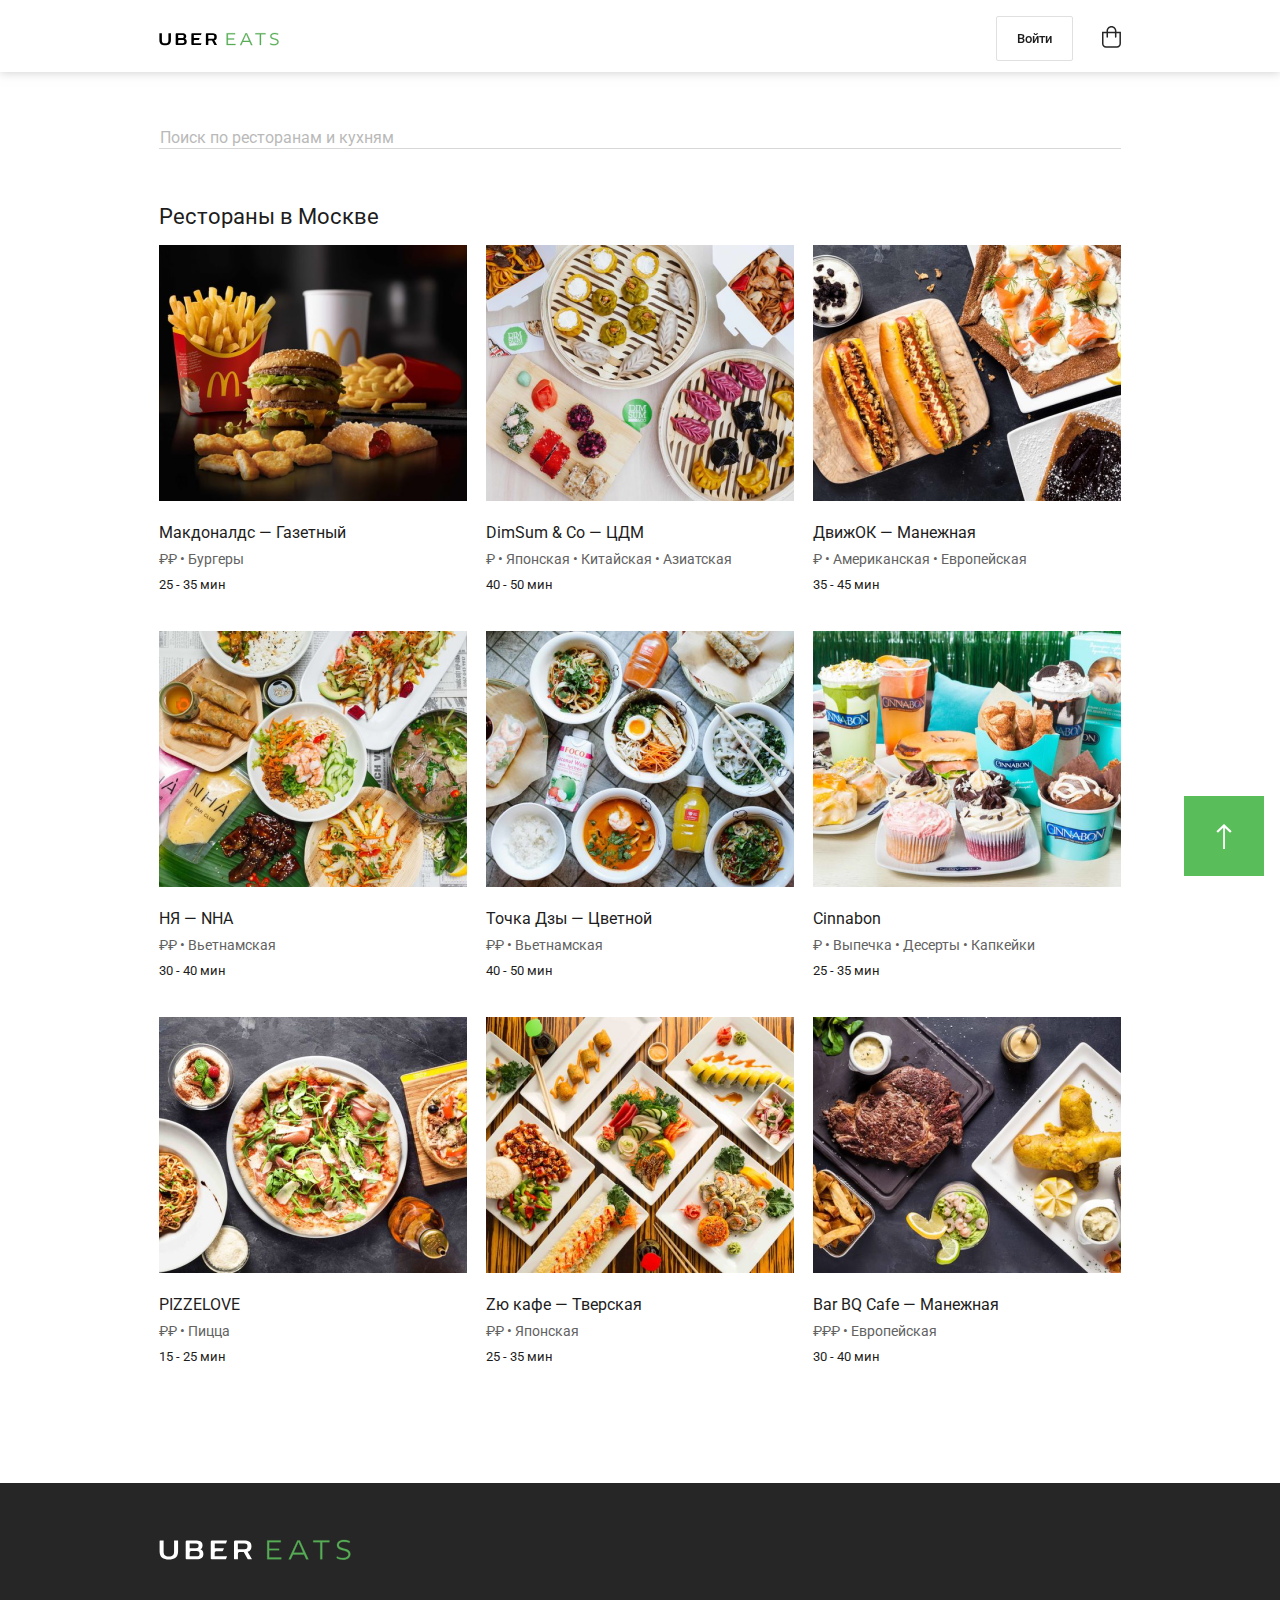
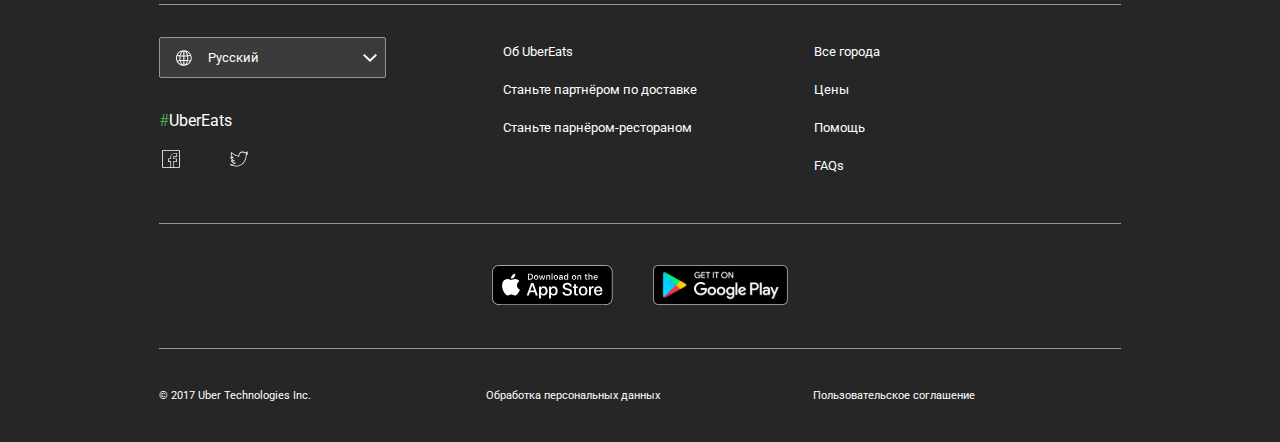
<file: index.html>
<!DOCTYPE html>
<html lang="en">
<head>
    <meta charset="UTF-8">
    <meta http-equiv="X-UA-Compatible" content="IE=edge">
    <meta name="viewport" content="width=device-width, initial-scale=1, minimum-scale=1,
    maximum-scale=1,
    user-scalable=0">
    <link href="https://fonts.googleapis.com/css2?family=Roboto&display=swap" rel="stylesheet">
    <link rel="stylesheet" href="style.css">
    <title>Uber Eats</title>
</head>
<body>
    <header class="header">
        <div class="container">
            <div class="header-row">
                <img src="img/logo.svg" alt="logo" class="header-logo">  
                <div class="account">
                    <a href="#" class="button-sign-in">Войти</a>
                    <a href="#"><img src="img/basket.svg" alt="basket"></a>  
                </div> 
            </div>
        </div>      
    </header>
    <main>
        <div class="container">
            <div class="restarants-search">
                <input type="text" placeholder="Поиск по ресторанам и кухням">
            </div>
            <h1 class="restarants-title">Рестораны в Москве</h1>
            <div class="restarants-cards">
                    <div class="card-wrapper">
                        <a href="Pushkin.html" target="_blank" class="card-link">
                            <img class="card-img" src="img/McDonalds.png" alt="McDonalds' photo">
                            <h2 class="card-title">Макдоналдс — Газетный</h2>
                            <div class="card-menu">₽₽ • Бургеры</div>
                            <div class="card-time">25 - 35 мин</div>
                        </a>
                    </div>
                    <div class="card-wrapper">
                        <a href="Pushkin.html" target="_blank" class="card-link">
                            <img class="card-img" src="img/DimSum & Co.png" alt="DimSum's photo">
                            <h2 class="card-title">DimSum & Co — ЦДМ</h2>
                            <div class="card-menu">₽ • Японская • Китайская • Азиатская</div>
                            <div class="card-time">40 - 50 мин</div>
                        </a>
                    </div>
                    <div class="card-wrapper">
                        <a href="Pushkin.html" target="_blank" class="card-link">
                            <img class="card-img" src="img/DvizhOK.png" alt="DvizhOK's photo">
                            <h2 class="card-title">ДвижОК — Манежная</h2>
                            <div class="card-menu">₽ • Американская • Европейская</div>
                            <div class="card-time">35 - 45 мин</div>
                        </a>
                    </div>
                    <div class="card-wrapper">
                        <a href="Pushkin.html" target="_blank" class="card-link">
                            <img class="card-img" src="img/NHA.png" alt="NHA's photo">
                            <h2 class="card-title">НЯ — NHA</h2>
                            <div class="card-menu">₽₽ • Вьетнамская</div>
                            <div class="card-time">30 - 40 мин</div>
                        </a>    
                    </div>
                    <div class="card-wrapper">
                        <a href="Pushkin.html" target="_blank" class="card-link">
                            <img class="card-img" src="img/Tochka Dzy.png" alt="Tochka Dzy's photo">
                            <h2 class="card-title">Точка Дзы — Цветной</h2>
                            <div class="card-menu">₽₽ • Вьетнамская</div>
                            <div class="card-time">40 - 50 мин</div>
                        </a>    
                    </div>
                    <div class="card-wrapper">
                        <a href="Pushkin.html" target="_blank" class="card-link">
                            <img class="card-img" src="img/Cinnabon.png" alt="Cinnabon's photo">
                            <h2 class="card-title">Cinnabon</h2>
                            <div class="card-menu">₽ • Выпечка • Десерты • Капкейки</div>
                            <div class="card-time">25 - 35 мин</div>
                        </a>    
                    </div>
                    <div class="card-wrapper">
                        <a href="Pushkin.html" target="_blank" class="card-link">
                            <img class="card-img" src="img/PIZZELOVE.png" alt="PIZZELOVE's photo">
                            <h2 class="card-title">PIZZELOVE</h2>
                            <div class="card-menu">₽₽ • Пицца</div>
                            <div class="card-time">15 - 25 мин</div>
                        </a>    
                    </div>
                    <div class="card-wrapper">
                        <a href="Pushkin.html" target="_blank" class="card-link">
                            <img class="card-img" src="img/Zyu cafe.png" alt="Zyu cafe's photo">
                            <h2 class="card-title">Zю кафе — Тверская</h2>
                            <div class="card-menu">₽₽ • Японская</div>
                            <div class="card-time">25 - 35 мин</div>
                        </a>    
                    </div>
                    <div class="card-wrapper">
                        <a href="Pushkin.html" target="_blank" class="card-link">
                            <img class="card-img" src="img/BQ Cafe.png" alt="BQ Cafe's photo">
                            <h2 class="card-title">Bar BQ Cafe — Манежная</h2>
                            <div class="card-menu">₽₽₽ • Европейская</div>
                            <div class="card-time">30 - 40 мин</div>
                        </a>    
                    </div>
            </div>
        </div>
    </main>
    <footer class="footer">
        <div class="container">
            <div class="footer-logo">
                <img src="img/white-logo.svg" alt="logo">
            </div>
            <div class="footer-info">
                <div class="footer-column">
                    <div class="footer-info-lang">
                        <div class="lang-text">
                            Русский
                        </div>
                    </div>
                    <div class="choose-lang-text hidden">
                        <div class="choice-ru">Русский</div>
                        <div class="choice-en">Английский</div>
                    </div>
                    <p class="hashtag"><span style="color: #49A144;">#</span>UberEats</p>
                    <div class="networks">
                        <a href="#"><img src="img/facebook.svg" alt="Facebook's logo"></a>
                        <a href="#"><img src="img/twitter.svg" alt="Twitter's logo"></a>
                       <!-- <a href="#"><img src="img/instagram.svg" alt="Instagram's logo"></a> -->
                    </div>
                </div>
                <div class="footer-column footer-info-text">
                    <p><a href="#">Об UberEats</a></p>
                    <p><a href="#">Станьте партнёром по доставке</a></p>
                    <p><a href="#">Станьте парнёром-рестораном</a></p>
                </div>
                <div class="footer-column footer-info-text">
                    <p><a href="#">Все города</a></p>
                    <p><a href="#">Цены</a></p>
                    <p><a href="#">Помощь</a></p>
                    <p><a href="#">FAQs</a></p>
                </div>           
            </div>
            <div class="footer-download">
                <a href="#"><img src="img/Download_on_the_App_Store_Badge_US-UK_RGB_blk_092917.svg" alt=""></a>
                <a href="#"><img src="img/en_badge_web_generic-cf6dad406f.svg" alt=""></a>
            </div>
            <div class="footer-rights">
                <p><a href="#">© 2017 Uber Technologies Inc.</a></p>
                <p><a href="#">Обработка персональных данных</a></p>
                <p><a href="#">Пользовательское соглашение</a></p>
            </div>
            <a href="#">
                <div id="button-up" class="button-up">
                    <img src="img/arrow.svg" alt="">
                </div>
            </a>    
        </div>    
    </footer>
    <script src="main.js"></script>
</body>
</html>
</file>
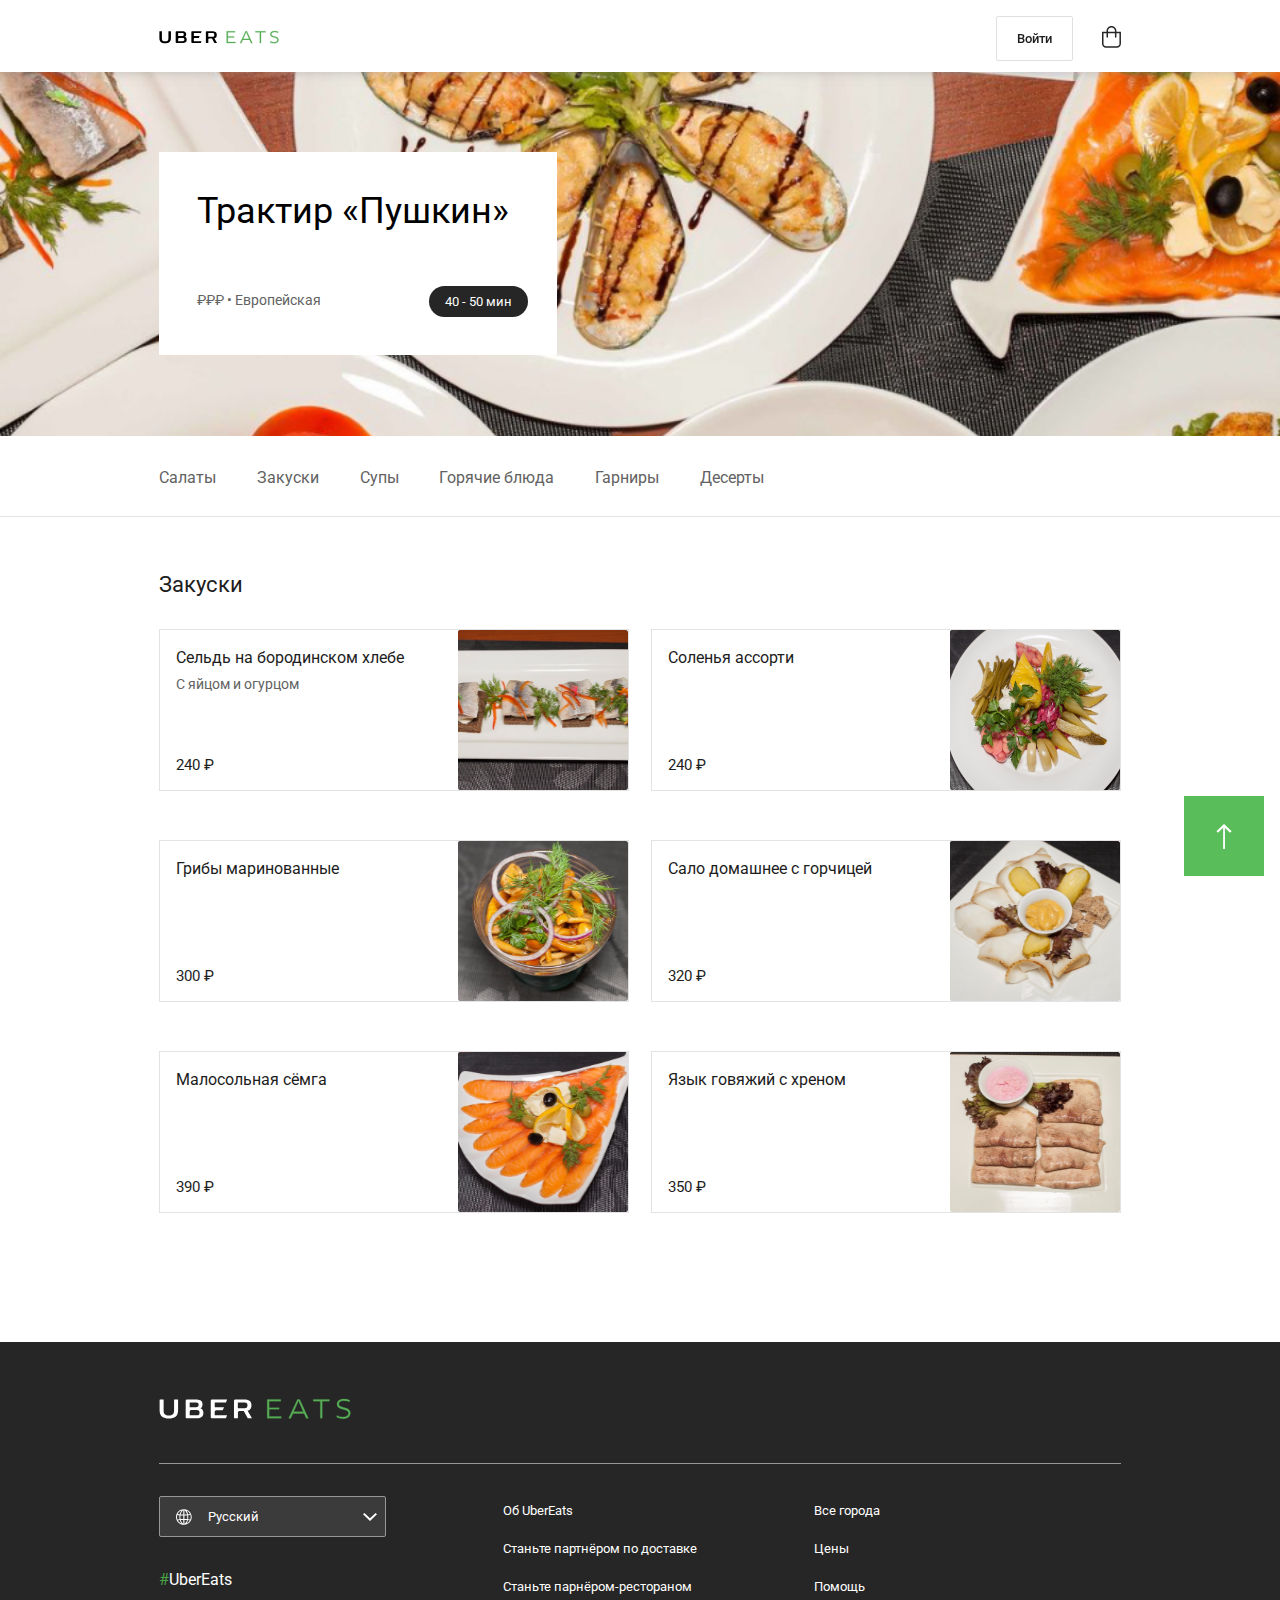
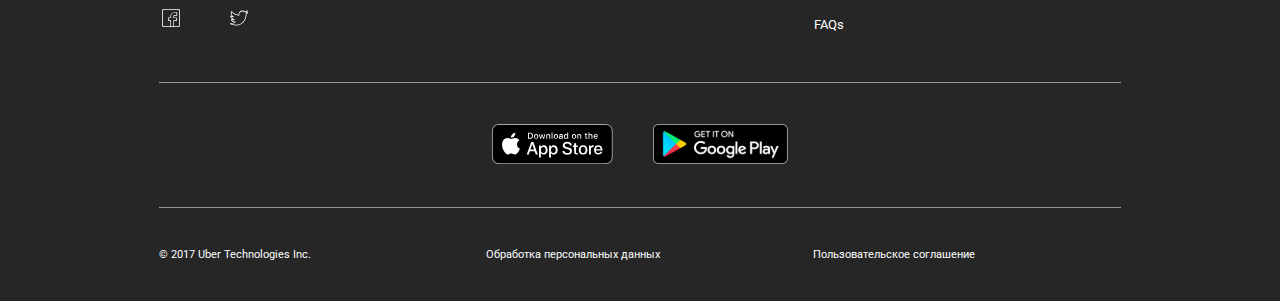
<file: Pushkin.html>
<!DOCTYPE html>
<html lang="en">
<head>
    <meta charset="UTF-8">
    <meta http-equiv="X-UA-Compatible" content="IE=edge">
    <meta name="viewport" content="width=device-width, initial-scale=1.0">
    <link href="https://fonts.googleapis.com/css2?family=Roboto&display=swap" rel="stylesheet">
    <link rel="stylesheet" href="style.css">
    <title>Pushkin</title>
</head>
<body>
    <header class="header">
        <div class="container">
            <div class="header-row">
                <a href="index.html">
                    <img src="img/logo.svg" alt="logo" class="header-logo">
                </a>
                <div class="account">
                    <a href="#" class="button-sign-in">Войти</a>
                    <a href="#"><img src="img/basket.svg" alt="basket"></a>  
                </div> 
            </div>
        </div>      
    </header>
    <main>
        <section class="head"> 
            <div class="container">
                <div class="head-info">
                    <div class="head-title">Трактир «Пушкин»</div>
                    <div class="head-subtitle">
                        <div class="card-menu">₽₽₽ • Европейская</div>
                        <div class="head-time">40 - 50 мин</div>
                    </div>
                </div>   
            </div>
            <div class="head-bg-img">
                <img src="img/Restaurant.png" alt="background" >
            </div> 
        </section>
        <nav class="navigation">
            <div class="container">
                <ul class="nav-list">
                    <li><a href="#">Салаты</a></li>
                    <li><a href="#">Закуски</a></li>
                    <li><a href="#">Супы</a></li>
                    <li><a href="#">Горячие блюда</a></li>
                    <li><a href="#">Гарниры</a></li>
                    <li><a href="#">Десерты</a></li>
                </ul>
            </div>           
        </nav>
        <article class="Pushkin-menu">
            <div class="container">
                <h1 class="restarants-title">Закуски</h1>
                <div class="line"></div>
                <div class="menu-cards">
                        <div class="snack-card">
                            <a href="#" class="card-link flex-content">
                                <div class="card-text">
                                    <h2 class="card-title">Сельдь на бородинском хлебе</h2>
                                    <div class="card-menu">С яйцом и огурцом</div>
                                    <div class="price">240 ₽</div> 
                                </div>
                                <img src="img/photo_herring.png" alt="herring">
                            </a>    
                        </div>
                        <div class="snack-card">
                            <a href="#" class="card-link flex-content">
                                <div class="card-text">
                                    <h2 class="card-title">Соленья ассорти</h2>
                                    <div class="price">240 ₽</div>
                                </div>
                                <img src="img/photo_pickles.png" alt="pickles">
                            </a>
                        </div>
                        <div class="snack-card">
                            <a href="#" class="card-link flex-content">
                                <div class="card-text">
                                    <h2 class="card-title">Грибы маринованные</h2>
                                    <div class="price">300 ₽</div>
                                </div>
                                <img src="img/photo_mushrooms.png" alt="mushrooms">
                            </a>    
                        </div>
                        <div class="snack-card">
                            <a href="#" class="card-link flex-content">                       
                                <div class="card-text">
                                    <h2 class="card-title">Сало домашнее с горчицей</h2>
                                    <div class="price">320 ₽</div>
                                </div>
                                <img src="img/photo_lard.png" alt="lard">
                            </a>     
                        </div>
                        <div class="snack-card">
                            <a href="#" class="card-link flex-content">
                                <div class="card-text">
                                    <h2 class="card-title">Малосольная сёмга</h2>
                                    <div class="price">390 ₽</div>
                                </div>
                                <img src="img/photo_salmon.png" alt="salmon">
                            </a>
                        </div>
                        <div class="snack-card">
                            <a href="#" class="card-link flex-content">
                                <div class="card-text">
                                    <h2 class="card-title">Язык говяжий с хреном</h2>
                                    <div class="price">350 ₽</div>
                                </div>
                                <img src="img/photo_beef tongue.png" alt="beef tongue">
                            </a>    
                        </div>
                </div>
            </div>          
        </article>
    </main>
    <footer class="footer">
        <div class="container">
            <div class="footer-logo">
                <img src="img/white-logo.svg" alt="logo">
            </div>
            <div class="footer-info">
                <div class="footer-column">
                    <div class="footer-info-lang">
                        <div class="lang-text">
                            Русский
                        </div>
                    </div>
                    <div class="choose-lang-text hidden">
                        <div class="choice-ru">Русский</div>
                        <div class="choice-en">Английский</div>
                    </div>
                    <p class="hashtag"><span style="color: #49A144;">#</span>UberEats</p>
                    <div class="networks">
                        <a href="#"><img src="img/facebook.svg" alt="Facebook's logo"></a>
                        <a href="#"><img src="img/twitter.svg" alt="Twitter's logo"></a>
                        <!-- <a href="#"><img src="img/instagram.svg" alt="Instagram's logo"></a> -->
                    </div>
                </div>
                <div class="footer-column footer-info-text">
                    <p><a href="#">Об UberEats</a></p>
                    <p><a href="#">Станьте партнёром по доставке</a></p>
                    <p><a href="#">Станьте парнёром-рестораном</a></p>
                </div>
                <div class="footer-column footer-info-text">
                    <p><a href="#">Все города</a></p>
                    <p><a href="#">Цены</a></p>
                    <p><a href="#">Помощь</a></p>
                    <p><a href="#">FAQs</a></p>
                </div>           
            </div>
            <div class="footer-download">
                <a href="#"><img src="img/Download_on_the_App_Store_Badge_US-UK_RGB_blk_092917.svg" alt=""></a>
                <a href="#"><img src="img/en_badge_web_generic-cf6dad406f.svg" alt=""></a>
            </div>
            <div class="footer-rights">
                <p><a href="#">© 2017 Uber Technologies Inc.</a></p>
                <p><a href="#">Обработка персональных данных</a></p>
                <p><a href="#">Пользовательское соглашение</a></p>
            </div>
            <a href="#">
                <div id="button-up" class="button-up">
                    <img src="img/arrow.svg" alt="">
                </div>
            </a> 
        </div>    
    </footer>
    <script src="main.js"></script>    
</body>
</html>
</file>
<file: style.css>
* {
    margin: 0;
    padding: 0; 
    box-sizing: border-box;
    font-family: 'Roboto', sans-serif;
}

a {
    text-decoration: none;
    color: inherit;
}

.header {
    height: 72px;
    padding: 16px 0;
    background-color: #fff;
    z-index: 10;
    box-shadow: 0 0 10px rgba(151, 151, 151, .5);
    position: fixed;
    top: 0;
    left: 0;
    right: 0;
}

.container {
    max-width: 1124px;
    min-width: 320px;
    padding: 0 81px;
    margin: 0 auto;
}


.header-row {
    display: flex;
    align-items: center;
    justify-content: space-between; 
}

.account {
    display: flex;
    justify-content: space-between;
    align-items: center;
    width: 125px;
}

.button-sign-in {
    display: block;
    font-weight: 500;
    font-size: 13px;
    /* line-height: 24px; */
    color: #1D1D1D;
    padding: 14px 20px;
    border: 1px solid #e0e0e0;
    border-radius: 2px;
    cursor: pointer;
}

.restarants-search {
    margin-top: 104px;
    padding: 24px 0 1px 1px;
    border-bottom: 1px solid rgba(98, 98, 98, .5);;
    color: #626262;
    font-size: 16px;
    opacity: .5;
}

.restarants-search input {
    border: none;
    font-size: 16px;
    width: 100%;
    outline: none;
}

.restarants-title {
    margin-top: 56px;
    font-size: 22px;
    line-height: 24px;
    font-weight: 400;
    color: #1D1D1D;
}

.line {
    width: 50px;
    height: 1px;
    margin: 0 auto;
    margin-top: 12px;
    background-color: #757575;  
    display: none;
}

.restarants-cards{
    margin: 16px 0 80px;
    display: flex;
    justify-content: space-between;
    flex-wrap: wrap;
}

.card-title {
    padding-top: 16px;
    line-height: 24px;
    font-size: 16px;
    font-weight: 400;
    color: #1D1D1D;
}

.card-wrapper {
    max-width: 308px;
    margin-bottom: 16px;
}

.card-link {
    display: block;
    transition: linear .2s;
}

.card-img {
    width: 100%;
    height: auto;
    object-fit: cover;
}

.card-menu {
    margin-top: 4px;
    line-height: 21px;
    font-size: 14px;
    color: #626262;
}

.card-time {
    padding: 4px 0 20px 0;
    line-height: 21px;
    font-size: 13px;
    color: #1D1D1D;
}

.footer {
    padding-top: 56px;
    min-width: 320px;
    padding-bottom: 40px;
    background: #262626;
    color: #fff;
}

.footer-logo {
    padding-bottom: 40px;
    border-bottom: 1px solid #979797;    
}

.footer-info {
    display: flex;
    justify-content: space-between;
    padding-top: 32px;
    padding-bottom: 48px;
    border-bottom: 1px solid #979797;
}

.footer-column {
    max-width: 308px;
    position: relative;
}

div.footer-column + div.footer-column {
    padding-top: 7px;
}

.footer-column:last-child {
    padding-right: 241px;
}

.footer-info-lang {
    position: relative;
    width: 227px;
    padding: 12px 0 12px 48px;
    font-size: 13px;
    line-height: 15px;
    color: #fff;
    background: #3B3B3B;
    border: 1px solid #979797;
    border-radius: 2px;
    cursor: pointer;
}

.footer-info-lang::before {
    content: url(img/shape-world.svg);
    position: absolute;
    top: 12px;
    left: 16px;
}

.footer-info-lang::after {
    content: url(img/shape-arrow.svg); 
    position: absolute;
    top: 12px;
    right: 8px; 
}

.choose-lang-text {
    width: 227px;
    position: absolute;
    top: 41px;
    left: 0;
    font-size: 13px;
    line-height: 15px;
    color: #fff;
    background: #3B3B3B;
    border: 1px solid #979797;
    border-radius: 2px;
    cursor: pointer;
}

.choose-lang-text > * {
    padding: 12px 0 6px 12px;
}

.hidden {
    display: none;
}

.hashtag {
    padding-top: 33px;
    padding-bottom: 17px;
    font-size: 16px;
}

.networks {
    width: 92px;
    display: flex;
    justify-content: space-between;
}

.footer-download {
    padding-top: 41px;
    padding-bottom: 39px;
    display: flex;
    justify-content: center;
    border-bottom: 1px solid #979797;

}

.footer-download a:first-child {
    margin-right: 40px;
}

.footer-info-text {
    display: flex;
    flex-direction: column;
}

.footer-info-text p {
    font-size: 13px;
    line-height: 15px;
}

.footer-info-text p + p {
    padding-top: 23px;
}


.footer-rights {
    display: flex;
    justify-content: space-between;
    padding-top: 40px;
    font-size: 11px;
    line-height: 13px;  
}

.footer-rights p {
    width: 308px;
}

.button-up {
    display: inline-block;
    width: 80px;
    height: 80px;
    position: fixed;
    bottom: 24px;
    right: 16px;
    display: flex;
    align-items: center;
    justify-content: center;
    background: #59BD5A;
    cursor: pointer;
    transition: .4s linear;
}



.head {
    margin-top: 72px;
    padding-top: 80px;
    height: 364px;
    position: relative;
}

.head-bg-img {
    position: absolute;
    top: 0;
    left: 0;
    width: 100%;
    height: 100%;
    z-index: -1;
}

.head-bg-img img {
    width: 100%;
    height: 100%;
    object-fit: cover;
    object-position: 50% 70%;
}


.head-info {
    width: 398px;
    background: #fff;
}

.head-title {
    padding: 38px 0 0 38px;
    font-size: 36px;
}

.head-subtitle {
    display: flex;
    justify-content: space-between;
    padding: 54px 29px 38px 38px;
}

.head-time {
    padding: 8px 16px;
    color: #fff;
    font-size: 13px;
    background: #262626;
    border-radius: 35px;
}

.navigation {
    background: #fff;
    padding: 32px 0 29px;
    border-bottom: 1px solid rgba(117, 117, 117, 0.2);
}

.nav-list {
    display: flex;
    justify-content: space-between;
    max-width: 605px;
    list-style-type: none;
    color: #626262;
}

.nav-list a:hover {
    color: #327430;
    transition: linear .2s;
}

.menu-cards {
    margin: 32px 0 80px;
    display: flex;
    justify-content: space-between;
    flex-wrap: wrap;
}

.snack-card {
    width: 470px;
    margin-bottom: 49px;
    border: 1px solid rgba(117, 117, 117, 0.2);
}

.flex-content {
    display: flex;
    justify-content: space-between;
}

a.card-link:hover {
    background: rgba(216, 216, 216, 0.2);;
}

.card-text {
    padding-left: 16px;
    position: relative;
}

.snack-card img {
    width: 170px;
}

.price {
    position: absolute;
    bottom: 16px;
    left: 16px;
    font-size: 15px;
    color: #1D1D1D;
}

@media (max-width: 1110px) {
    .snack-card {
        width: 900px;
    }

    .snack-card img {
        width: 200px;
    }
    
}

@media (max-width: 1085px) {
    .container {
        padding: 0 65px;
    }
}

@media (max-width: 1054px) {
    .container {
        padding: 0 49px;
    }
}

@media (max-width: 1022px) {
    .container {
        padding: 0 33px;
    }
}

@media (max-width: 989px) {
    .container {
        padding: 0 81px;
    }

    .card-wrapper {
        max-width: 368px;
    }

    .footer-info-lang {
        width: 210px;
    } 

    .choose-lang-text {
        width: 210px;
    }
    
    .footer-column:last-child {
        padding-right: 180px;
    }

    .footer-info-text p {
        font-size: 12px;
        line-height: 14px;
    }
}

@media (max-width: 930px) {
    .card-wrapper {
        max-width: 340px;
    }

    .footer-info-lang {
        width: 200px;
    }

    .choose-lang-text {
        width: 200px;
    }

    .footer-column:last-child {
        padding-right: 140px;
    }
}  

@media (max-width: 850px) {
    .container {
        padding: 0 65px;
    }
    
}

@media (max-width: 820px) {
    .card-wrapper {
        max-width: 307px;
    }

    .footer-column:last-child {
        padding-right: 115px;
    }

}

@media (max-width: 755px) {
    .container {
        padding: 0 33px;
    }

    .footer-info-lang {
        width: 170px;
        font-size: 12px;
    }

    .choose-lang-text {
        width: 170px;
        font-size: 12px;
    }

    .hashtag {
        font-size: 14px;
    }
}

@media (max-width: 686px) {
    .container {
        padding: 0 5px;
    }

    .footer-column:last-child {
        padding-right: 90px;
    }

}

@media (max-width: 635px) {
    .card-wrapper {
        max-width: 290px;
    }

    .footer-info-lang {
        width: 150px;
        font-size: 12px;
    }

    .choose-lang-text {
        width: 150px;
        font-size: 12px;
    }
} 

@media (max-width: 595px) {
    .card-wrapper {
        max-width: 270px;
    }
}   

@media (max-width: 550px) {
    .card-wrapper {
        max-width: 307px;
    }

    .footer-info {
        display: block;
    }

    div.footer-column + div.footer-column {
        padding-top: 0;
    }

    .footer-info-text p:first-child {
        padding-top: 23px;
    }

    .footer-rights {
        display: block;
    }

    .footer-rights p {
        padding-top: 24px;
    }

    .account {
        width: 89px;
    }

    img[alt=basket] {
        display: none;
    }

    .head {
        position: relative;
    }

    .head-info {
        position: absolute;
        left: 50%;
        bottom: -15%;
        margin-left: -154px;
        width: 308px;
        box-shadow: 0 0 10px rgba(151, 151, 151, .5);
        text-align: center;

    }

    .head-title {
        padding: 38px 0 0 0;
        text-align: center;
        font-size: 24px;
    }

    .head-subtitle {
        display: block;
        padding: 40px 0 24px;
    }

    .head-subtitle .card-menu {
        margin-bottom: 16px;
    }

    .head-time {
        display: inline-block;
        font-size: 12px;
        margin: 0 auto;
    }

    .navigation {
        display: none;
    }

    .restarants-title {
        margin: 112px 0 0;
        text-align: center;
    }

    .line {
        display: block;
    }

    .menu-cards {
        margin-top: 43px;
    }

    .card-text .card-title {
        font-size: 14px;
    }

    .snack-card img {
        width: 120px;

    }
    
} 

@media (max-width: 357px) {
    .snack-card {
        border-top:  none;
        border-left: none;
        border-right: 1px solid rgba(117, 117, 117, 0.2);
        border-bottom: 1px solid rgba(117, 117, 117, 0.2);
    }

    .card-text {
        padding-left: 0;
    }

    .card-title {
        padding-top: 0;
    }


    .card-menu {
        font-size: 13px;
    }

    .snack-card img {
        width: 102px;

    }  

    .price {
        position: absolute;
        bottom: 16px;
        left: 0;
    }


}

@media (max-width: 330px) {
    .card-text .card-title {
        width: 170px;
        text-overflow: ellipsis; 
        white-space: nowrap;
        overflow: hidden;
    }    
}
</file>
